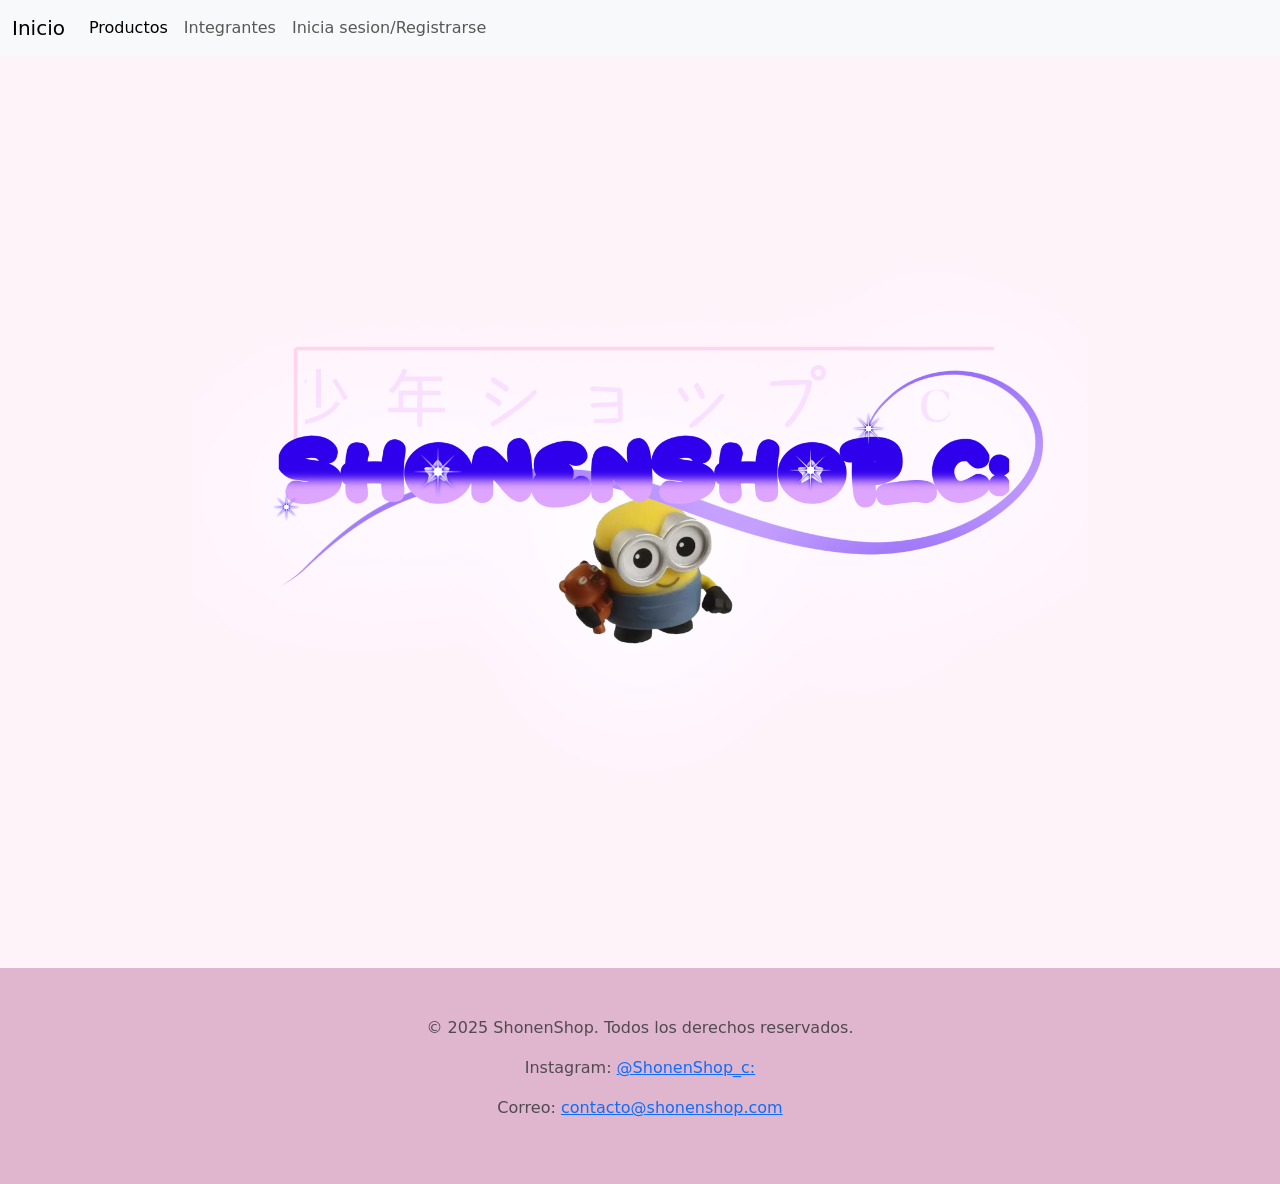
<file: index.html>
<!DOCTYPE html>
<html lang="en">
<head>
    <meta charset="UTF-8">
    <meta name="viewport" content="width=device-width, initial-scale=1.0">
    <link href="https://cdn.jsdelivr.net/npm/bootstrap@5.3.8/dist/css/bootstrap.min.css" rel="stylesheet" integrity="sha384-sRIl4kxILFvY47J16cr9ZwB07vP4J8+LH7qKQnuqkuIAvNWLzeN8tE5YBujZqJLB" crossorigin="anonymous">
    <link rel="stylesheet" href="./css/index.css">
    <title>Inicio</title>
</head>
<body>

 <nav class="navbar navbar-expand-lg navbar-light bg-light">
  <div class="container-fluid">
    <a class="navbar-brand" href="./index.html">Inicio</a>
    <button class="navbar-toggler" type="button" data-bs-toggle="collapse" data-bs-target="#navbarNavAltMarkup" aria-controls="navbarNavAltMarkup" aria-expanded="false" aria-label="Toggle navigation">
      <span class="navbar-toggler-icon"></span>
    </button>
    <div class="collapse navbar-collapse" id="navbarNavAltMarkup">
      <div class="navbar-nav">
        <a class="nav-link active" aria-current="page" href="./pages/productos.html">Productos</a>
        <a class="nav-link" href="./pages/integrantes.html">Integrantes</a>
        <a class="nav-link" href="./pages/iniciodesesion.html">Inicia sesion/Registrarse</a>
      </div>
    </div>
  </div>
</nav>

  
</nav>
 
<section>
  <h2>
  <figure>
    <img  src="./assets/imagen/shonenshop.png" alt="" class="center" style="display: block; margin-left: auto; margin-right: auto; width: 70%;">
    <figcaption>

    </figcaption>
  </figure>
 </h2>
</section>


<script src="https://cdn.jsdelivr.net/npm/bootstrap@5.3.8/dist/js/bootstrap.bundle.min.js" integrity="sha384-FKyoEForCGlyvwx9Hj09JcYn3nv7wiPVlz7YYwJrWVcXK/BmnVDxM+D2scQbITxI" crossorigin="anonymous"></script>

<footer class="text-body-secondary py-5" style="background-color:rgb(223, 182, 206);">
    <div class="container text-center">
        <p>&copy; 2025 ShonenShop. Todos los derechos reservados.</p>
        <p>Instagram: <a href="https://www.instagram.com/sh0nen.shop_?igsh=cjl3eXBxeDAydjdy" target="_blank">@ShonenShop_c:</a></p>
        <p>Correo: <a href="mailto:hitohitotada134@gmail.com">contacto@shonenshop.com</a></p>
</footer>
</body>
</html>
</file>
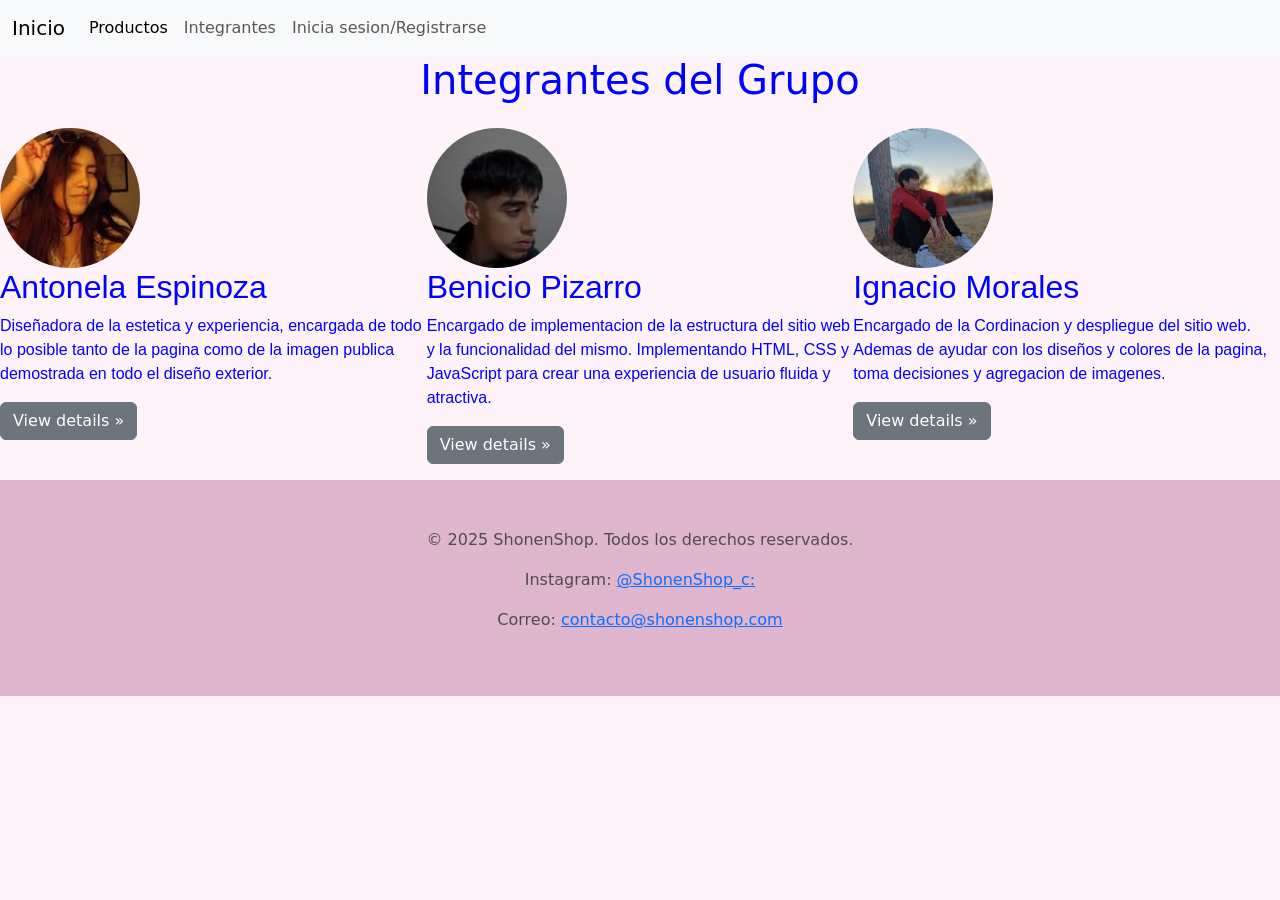
<file: pages/integrantes.html>
<!DOCTYPE html>
<html lang="en">

<head>
    <meta charset="UTF-8">
    <meta name="viewport" content="width=device-width, initial-scale=1.0">
    <link href="https://cdn.jsdelivr.net/npm/bootstrap@5.0.2/dist/css/bootstrap.min.css" rel="stylesheet"
        integrity="sha384-EVSTQN3/azprG1Anm3QDgpJLIm9Nao0Yz1ztcQTwFspd3yD65VohhpuuCOmLASjC" crossorigin="anonymous">
    <link rel="stylesheet" href="../css/integrantes.css">    
    <title>Document</title>
</head>

<body style="color: blue;">
    <nav class="navbar navbar-expand-lg navbar-light bg-light">
        <div class="container-fluid">
            <a class="navbar-brand" href="../index.html">Inicio</a>
            <button class="navbar-toggler" type="button" data-bs-toggle="collapse" data-bs-target="#navbarNavAltMarkup"
                aria-controls="navbarNavAltMarkup" aria-expanded="false" aria-label="Toggle navigation">
                <span class="navbar-toggler-icon"></span>
            </button>
            <div class="collapse navbar-collapse" id="navbarNavAltMarkup">
                <div class="navbar-nav">
                    <a class="nav-link active" aria-current="page" href="./productos.html">Productos</a>
                    <a class="nav-link" href="./integrantes.html">Integrantes</a>
                    <a class="nav-link" href="./iniciodesesion.html">Inicia sesion/Registrarse</a>
                </div>
            </div>
        </div>
    </nav>
    <h1 class="text-center"> Integrantes del Grupo</h1>
    <div class="d-flex justify-content-around mt-4">
        <div class="col-lg-4"> <img height="140" width="140" class="bd-placeholder-img rounded-circle" src="../assets/imagen/tortuu.jpg"/>
            <h2 class="fw-normal" style="font-family: 'Gill Sans', 'Gill Sans MT', Calibri, 'Trebuchet MS', sans-serif;">Antonela Espinoza</h2>
            <p class="text-align" style="font-family: Verdana, Geneva, Tahoma, sans-serif;">Diseñadora de la estetica y experiencia, encargada 
                de todo lo posible tanto  de la pagina como de la imagen
                publica demostrada en todo el diseño exterior.</p>
            <p><a class="btn btn-secondary" href="#">View details »</a></p>
        </div>

        <div class="col-lg-4"> <img height="140" width="140" class="bd-placeholder-img rounded-circle" src="../assets/imagen/beniciopapu.png" />
            <h2 class="fw-normal" style="font-family: 'Gill Sans', 'Gill Sans MT', Calibri, 'Trebuchet MS', sans-serif;">Benicio Pizarro</h2>
            <p class="text-align" style="font-family: Verdana, Geneva, Tahoma, sans-serif;">Encargado de implementacion de la estructura del sitio web y la funcionalidad del mismo. 
                Implementando HTML, CSS y JavaScript para crear una experiencia de usuario fluida y atractiva.</p>
            <p><a class="btn btn-secondary" href="#">View details »</a></p>
        </div>

        <div class="col-lg-4"> <img height="140" width="140" class="bd-placeholder-img rounded-circle" src="../assets/imagen/nachoo.jpg" />
            <h2 class="fw-normal" style="font-family: 'Gill Sans', 'Gill Sans MT', Calibri, 'Trebuchet MS', sans-serif;">Ignacio Morales</h2>
            <p style="font-family: Verdana, Geneva, Tahoma, sans-serif;"> Encargado de la Cordinacion y despliegue del sitio web. Ademas de ayudar con los diseños 
                y colores de la pagina, toma decisiones y agregacion de imagenes.</p>
            <p><a class="btn btn-secondary" href="#">View details »</a></p>
        </div>
    </div>
    <script src="https://cdn.jsdelivr.net/npm/bootstrap@5.3.8/dist/js/bootstrap.bundle.min.js"
        integrity="sha384-FKyoEForCGlyvwx9Hj09JcYn3nv7wiPVlz7YYwJrWVcXK/BmnVDxM+D2scQbITxI"
        crossorigin="anonymous"></script>
     
     <footer class="text-body-secondary py-5" style="background-color:rgb(223, 182, 206);">
    <div class="container text-center">
        <p>&copy; 2025 ShonenShop. Todos los derechos reservados.</p>
        <p>Instagram: <a href="https://www.instagram.com/sh0nen.shop_?igsh=cjl3eXBxeDAydjdy" target="_blank">@ShonenShop_c:</a></p>
        <p>Correo: <a href="mailto:hitohitotada134@gmail.com">contacto@shonenshop.com</a></p>
</footer> 

</body>

</html>
</file>
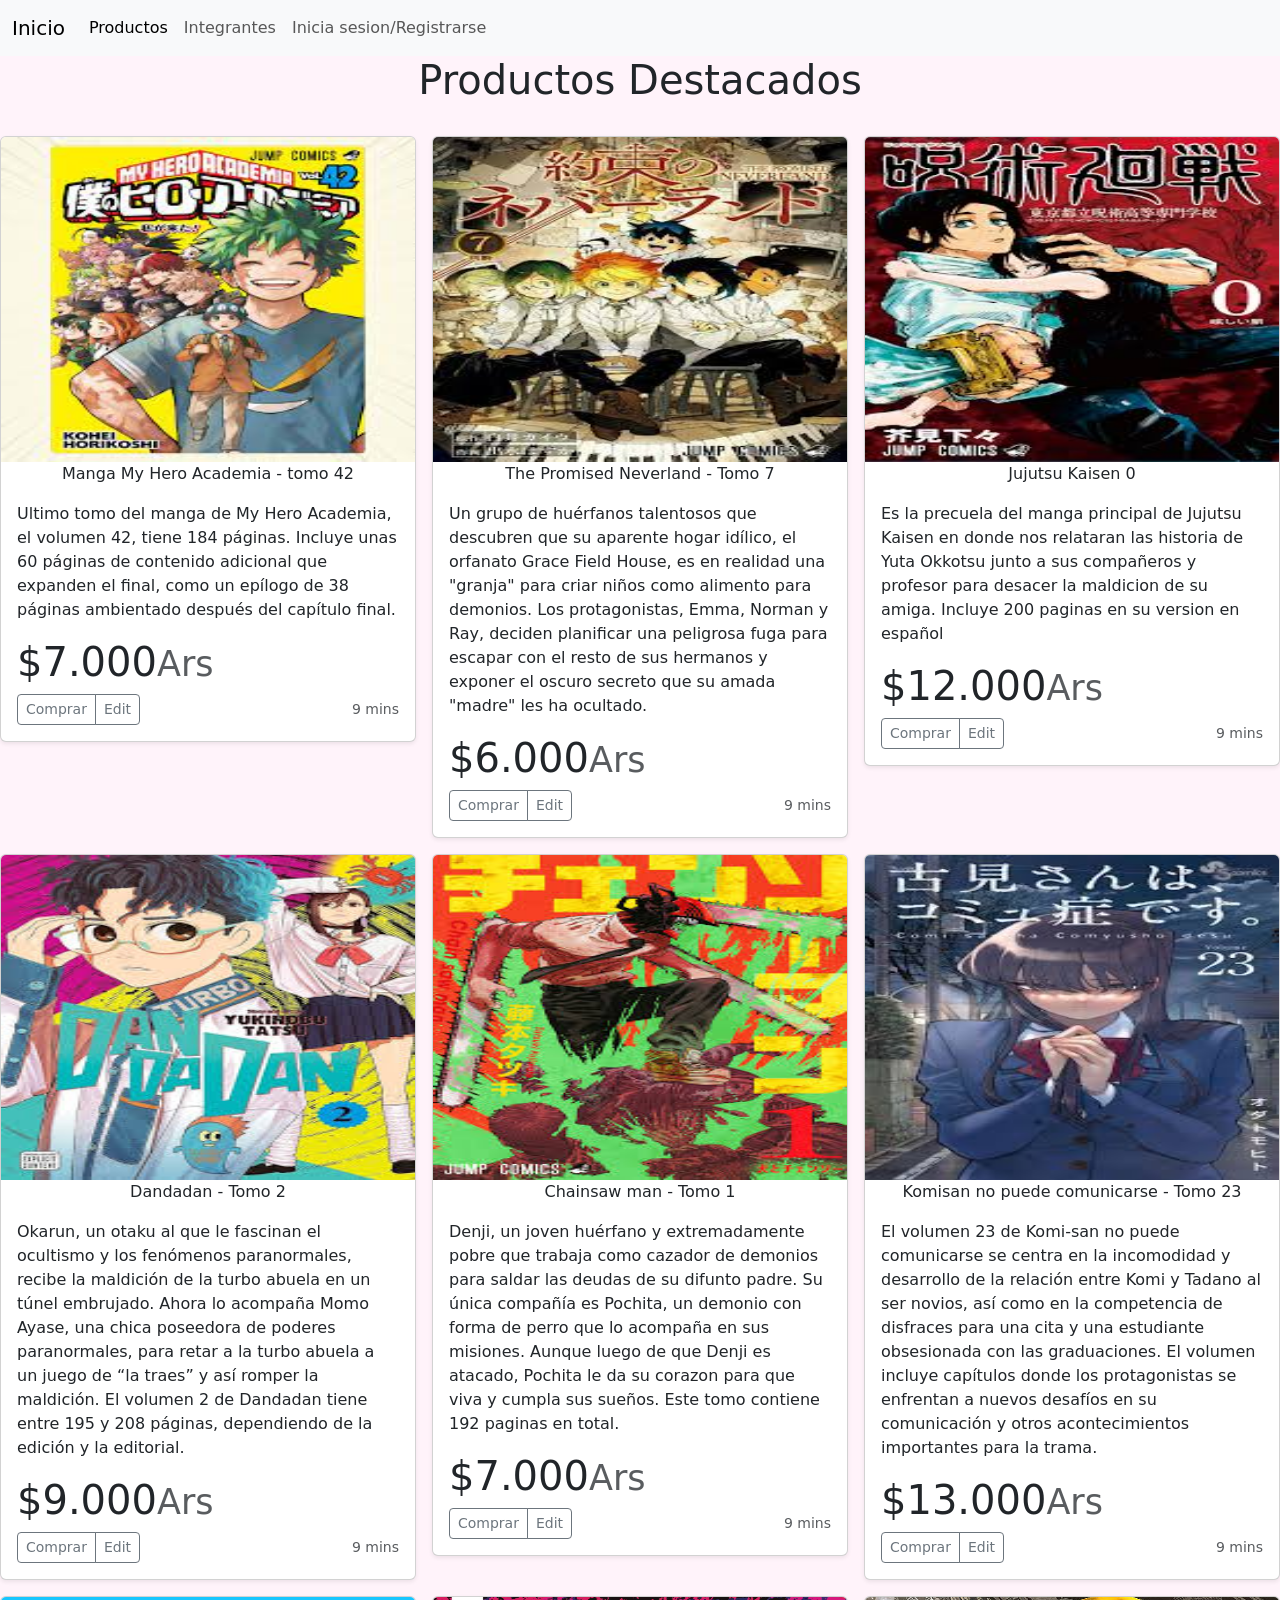
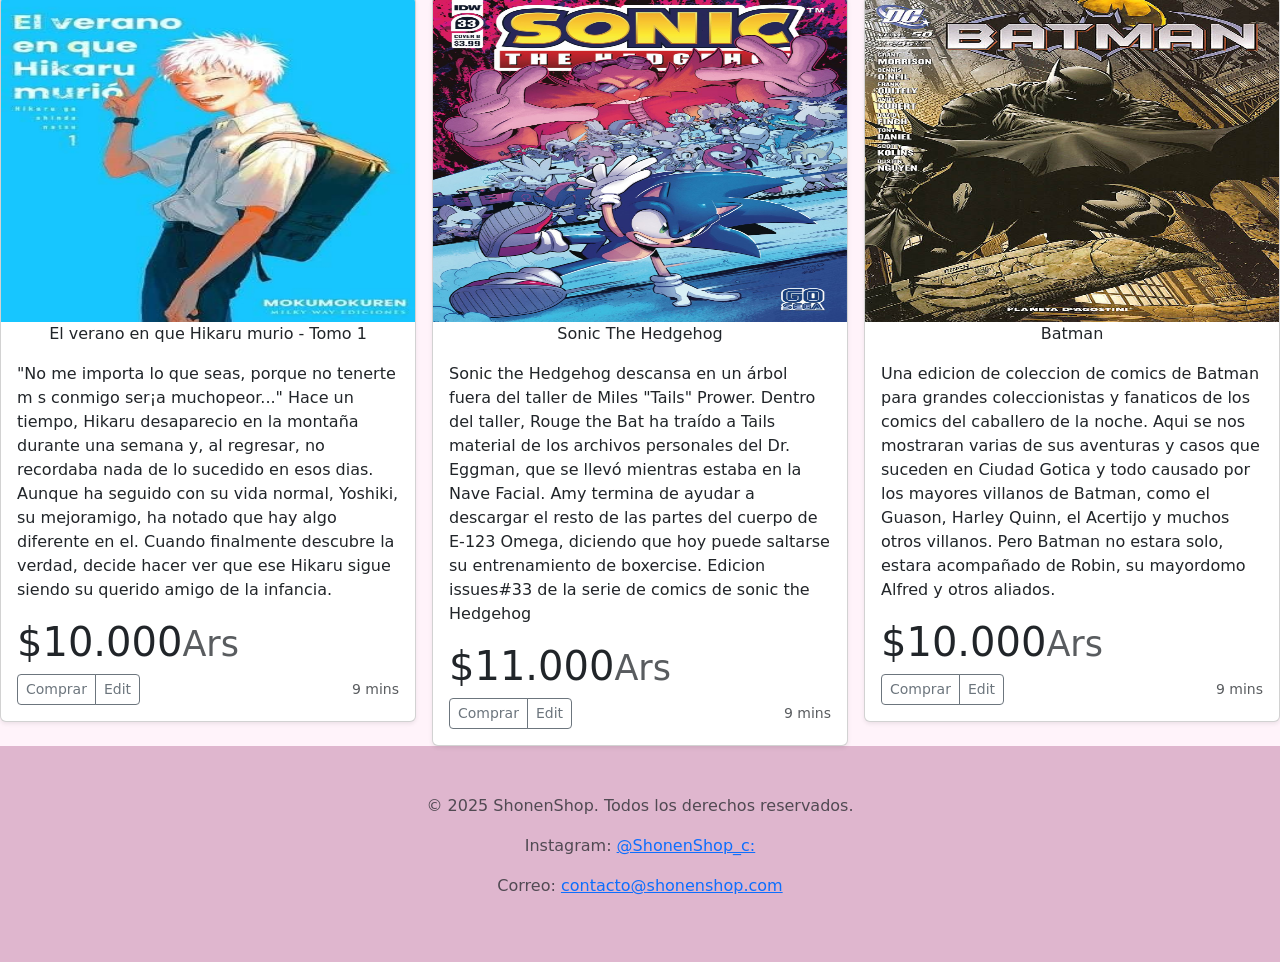
<file: pages/productos.html>
<!DOCTYPE html>
<html lang="en">
<head>
    <meta charset="UTF-8">
    <meta name="viewport" content="width=device-width, initial-scale=1.0">
    <link href="https://cdn.jsdelivr.net/npm/bootstrap@5.3.8/dist/css/bootstrap.min.css" rel="stylesheet" integrity="sha384-sRIl4kxILFvY47J16cr9ZwB07vP4J8+LH7qKQnuqkuIAvNWLzeN8tE5YBujZqJLB" crossorigin="anonymous">
    <link rel="stylesheet" href="../css/productos.css">
    <title>Document</title>
</head>
<body>
   <nav class="navbar navbar-expand-lg navbar-light bg-light">
  <div class="container-fluid">
    <a class="navbar-brand" href="../index.html">Inicio</a>
    <button class="navbar-toggler" type="button" data-bs-toggle="collapse" data-bs-target="#navbarNavAltMarkup" aria-controls="navbarNavAltMarkup" aria-expanded="false" aria-label="Toggle navigation">
      <span class="navbar-toggler-icon"></span>
    </button>
    <div class="collapse navbar-collapse" id="navbarNavAltMarkup">
      <div class="navbar-nav">
        <a class="nav-link active" aria-current="page" href="./productos.html">Productos</a>
        <a class="nav-link" href="./integrantes.html">Integrantes</a>
        <a class="nav-link" href="./iniciodesesion.html">Inicia sesion/Registrarse</a>
      </div>
    </div>
  </div>
</nav>

     <h1 class="text-center">
      Productos Destacados
     </h1>
     <br>

 <div class="row row-cols-1 row-cols-sm-2 row-cols-md-3 g-3"> <div class="col"> <div class="card shadow-sm"> <img class="bd-placeholder-img card-img-top" height="325" preserveAspectRatio="xMidYMid slice" role="img" width="125%" src="../assets/imagen/images_manga_42.jpeg"><title>Placeholder</title><rect width="100%" height="100%" fill="#55595c"></rect><text x="50%" y="50%" fill="#eceeef" dy=".3em"  style="text-align: center;">Manga My Hero Academia - tomo 42</text></svg> <div class="card-body"> <p class="card-text">Ultimo tomo del manga de My Hero Academia, el volumen 42, tiene 184 páginas. Incluye unas 60 páginas de contenido adicional que expanden el final, como un epílogo de 38 páginas ambientado después del capítulo final. </p> <h1 class="card-title pricing-card-title">$7.000<small class="text-body-secondary fw-light">Ars</small></h1> <div class="d-flex justify-content-between align-items-center"> <div class="btn-group"> <button type="button" class="btn btn-sm btn-outline-secondary">Comprar</button> <button type="button" class="btn btn-sm btn-outline-secondary">Edit</button> </div> <small class="text-body-secondary">9 mins</small> </div> </div> </div> </div> 
 <div class="col"> <div class="card shadow-sm"> <img class="bd-placeholder-img card-img-top" height="325" preserveAspectRatio="xMidYMid slice" role="img" width="100%" src="../assets/imagen/images_manga_the_promesis.jpeg"><title>Placeholder</title><rect width="100%" height="100%" fill="#55595c"></rect><text x="50%" y="50%" fill="#eceeef" dy=".3em" style="text-align: center;">The Promised Neverland - Tomo 7</text></svg> <div class="card-body"> <p class="card-text"> Un grupo de huérfanos talentosos que descubren que su aparente hogar idílico, el orfanato Grace Field House, es en realidad una "granja" para criar niños como alimento para demonios. Los protagonistas, Emma, Norman y Ray, deciden planificar una peligrosa fuga para escapar con el resto de sus hermanos y exponer el oscuro secreto que su amada "madre" les ha ocultado. </p> <h1 class="card-title pricing-card-title">$6.000<small class="text-body-secondary fw-light">Ars</small></h1> <div class="d-flex justify-content-between align-items-center"> <div class="btn-group"> <button type="button" class="btn btn-sm btn-outline-secondary">Comprar</button> <button type="button" class="btn btn-sm btn-outline-secondary">Edit</button> </div> <small class="text-body-secondary">9 mins</small> </div> </div> </div> </div> 
 <div class="col"> <div class="card shadow-sm"> <img class="bd-placeholder-img card-img-top" height="325" preserveAspectRatio="xMidYMid slice" role="img" width="100%" src="../assets/imagen/images_manga_jjk.jpeg"><title>Placeholder</title><rect width="100%" height="100%" fill="#55595c"></rect><text x="50%" y="50%" fill="#eceeef" dy=".3em" style="text-align: center;">Jujutsu Kaisen 0</text></svg> <div class="card-body"> <p class="card-text">Es la precuela del manga principal de Jujutsu Kaisen en donde nos relataran las historia de Yuta Okkotsu junto a sus compañeros y profesor para desacer la maldicion de su amiga. Incluye 200 paginas en su version en español</p> <h1 class="card-title pricing-card-title">$12.000<small class="text-body-secondary fw-light">Ars</small></h1> <div class="d-flex justify-content-between align-items-center"> <div class="btn-group"> <button type="button" class="btn btn-sm btn-outline-secondary">Comprar</button> <button type="button" class="btn btn-sm btn-outline-secondary">Edit</button> </div> <small class="text-body-secondary">9 mins</small> </div> </div> </div> </div> 
 <div class="col"> <div class="card shadow-sm"> <img class="bd-placeholder-img card-img-top" height="325" preserveAspectRatio="xMidYMid slice" role="img" width="100%" src="../assets/imagen/images_manga_dan_da_dan.jpeg"><title>Placeholder</title><rect width="100%" height="100%" fill="#55595c"></rect><text x="50%" y="50%" fill="#eceeef" dy=".3em" style="text-align: center;">Dandadan - Tomo 2</text></svg> <div class="card-body"> <p class="card-text"> Okarun, un otaku al que le fascinan el ocultismo y los fenómenos paranormales, recibe la maldición de la turbo abuela en un túnel embrujado. Ahora lo acompaña Momo Ayase, una chica poseedora de poderes paranormales, para retar a la turbo abuela a un juego de “la traes” y así romper la maldición. El volumen 2 de Dandadan tiene entre 195 y 208 páginas, dependiendo de la edición y la editorial.</p> <h1 class="card-title pricing-card-title">$9.000<small class="text-body-secondary fw-light">Ars</small></h1> <div class="d-flex justify-content-between align-items-center"> <div class="btn-group"> <button type="button" class="btn btn-sm btn-outline-secondary">Comprar</button> <button type="button" class="btn btn-sm btn-outline-secondary">Edit</button> </div> <small class="text-body-secondary">9 mins</small> </div> </div> </div> </div> 
 <div class="col"> <div class="card shadow-sm"> <img class="bd-placeholder-img card-img-top" height="325" preserveAspectRatio="xMidYMid slice" role="img" width="100%" src="../assets/imagen/manga_chainsaw_man.jpeg"><title>Placeholder</title><rect width="100%" height="100%" fill="#55595c"></rect><text x="50%" y="50%" fill="#eceeef" dy=".3em" style="text-align: center;">Chainsaw man - Tomo 1</text></svg> <div class="card-body"> <p class="card-text"> Denji, un joven huérfano y extremadamente pobre que trabaja como cazador de demonios para saldar las deudas de su difunto padre. Su única compañía es Pochita, un demonio con forma de perro que lo acompaña en sus misiones. Aunque luego de que Denji es atacado, Pochita le da su corazon para que viva y cumpla sus sueños. Este tomo contiene 192 paginas en total.</p>  <h1 class="card-title pricing-card-title">$7.000<small class="text-body-secondary fw-light">Ars</small></h1> <div class="d-flex justify-content-between align-items-center"> <div class="btn-group"> <button type="button" class="btn btn-sm btn-outline-secondary">Comprar</button>  <button type="button" class="btn btn-sm btn-outline-secondary">Edit</button> </div> <small class="text-body-secondary">9 mins</small> </div> </div> </div> </div> 
 <div class="col"> <div class="card shadow-sm"> <img class="bd-placeholder-img card-img-top" height="325" preserveAspectRatio="xMidYMid slice" role="img" width="100%" src="../assets/imagen/images_komisan.jpeg"><title>Placeholder</title><rect width="100%" height="100%" fill="#55595c"></rect><text x="50%" y="50%" fill="#eceeef" dy=".3em" style="text-align: center;">Komisan no puede comunicarse - Tomo 23</text></svg> <div class="card-body"> <p class="card-text">El volumen 23 de Komi-san no puede comunicarse se centra en la incomodidad y desarrollo de la relación entre Komi y Tadano al ser novios, así como en la competencia de disfraces para una cita y una estudiante obsesionada con las graduaciones. El volumen incluye capítulos donde los protagonistas se enfrentan a nuevos desafíos en su comunicación y otros acontecimientos importantes para la trama. </p> <h1 class="card-title pricing-card-title">$13.000<small class="text-body-secondary fw-light">Ars</small></h1> <div class="d-flex justify-content-between align-items-center"> <div class="btn-group"> <button type="button" class="btn btn-sm btn-outline-secondary">Comprar</button> <button type="button" class="btn btn-sm btn-outline-secondary">Edit</button> </div> <small class="text-body-secondary">9 mins</small> </div> </div> </div> </div> 
 <div class="col"> <div class="card shadow-sm"> <img class="bd-placeholder-img card-img-top" height="325" preserveAspectRatio="xMidYMid slice" role="img" width="100%" src="../assets/imagen/el-verano-en-que-hikaru-muri_.jpg"><title>Placeholder</title><rect width="100%" height="100%" fill="#55595c"></rect><text x="50%" y="50%" fill="#eceeef" dy=".3em" style="text-align: center;">El verano en que Hikaru murio - Tomo 1</text></svg> <div class="card-body"> <p class="card-text"> "No me importa lo que seas, porque no tenerte m s conmigo ser¡a muchopeor..." Hace un tiempo, Hikaru desaparecio en la montaña durante una semana y, al regresar, no recordaba nada de lo sucedido en esos dias. Aunque ha seguido con su vida normal, Yoshiki, su mejoramigo, ha notado que hay algo diferente en el. Cuando finalmente descubre la verdad, decide hacer ver que ese Hikaru sigue siendo su querido amigo de la infancia.</p> <h1 class="card-title pricing-card-title">$10.000<small class="text-body-secondary fw-light">Ars</small></h1> <div class="d-flex justify-content-between align-items-center"> <div class="btn-group"> <button type="button" class="btn btn-sm btn-outline-secondary">Comprar</button> <button type="button" class="btn btn-sm btn-outline-secondary">Edit</button> </div> <small class="text-body-secondary">9 mins</small> </div> </div> </div> </div> 
 <div class="col"> <div class="card shadow-sm"> <img class="bd-placeholder-img card-img-top" height="325" preserveAspectRatio="xMidYMid slice" role="img" width="100%" src="../assets/imagen/OA57VNV.jpeg"><title>Placeholder</title><rect width="100%" height="100%" fill="#55595c"></rect><text x="50%" y="50%" fill="#eceeef" dy=".3em" style="text-align: center;"> Sonic The Hedgehog</text></svg> <div class="card-body"> <p class="card-text">Sonic the Hedgehog descansa en un árbol fuera del taller de Miles "Tails" Prower. Dentro del taller, Rouge the Bat ha traído a Tails material de los archivos personales del Dr. Eggman, que se llevó mientras estaba en la Nave Facial. Amy termina de ayudar a descargar el resto de las partes del cuerpo de E-123 Omega, diciendo que hoy puede saltarse su entrenamiento de boxercise.  Edicion issues#33 de la serie de comics de sonic the Hedgehog</p> <h1 class="card-title pricing-card-title">$11.000<small class="text-body-secondary fw-light">Ars</small></h1> <div class="d-flex justify-content-between align-items-center"> <div class="btn-group"> <button type="button" class="btn btn-sm btn-outline-secondary">Comprar</button> <button type="button" class="btn btn-sm btn-outline-secondary">Edit</button> </div> <small class="text-body-secondary">9 mins</small> </div> </div> </div> </div> 
 <div class="col"> <div class="card shadow-sm"> <img class="bd-placeholder-img card-img-top" height="325" preserveAspectRatio="xMidYMid slice" role="img" width="100%" src="../assets/imagen/portada-batman-50-planeta-morrison.jpg"><title>Placeholder</title><rect width="100%" height="100%" fill="#55595c"></rect><text x="50%" y="50%" fill="#eceeef" dy=".3em" style="text-align: center;">Batman</text></svg> <div class="card-body"> <p class="card-text">Una edicion de coleccion de comics de Batman para grandes coleccionistas y fanaticos de los comics del caballero de la noche. Aqui se nos mostraran varias de sus aventuras y casos que suceden en Ciudad Gotica y todo causado por los mayores villanos de Batman, como el Guason, Harley Quinn, el Acertijo y muchos otros villanos. Pero Batman no estara solo, estara acompañado de Robin, su mayordomo Alfred y otros aliados.  </p> <h1 class="card-title pricing-card-title">$10.000<small class="text-body-secondary fw-light">Ars</small></h1> <div class="d-flex justify-content-between align-items-center"> <div class="btn-group"> <button type="button" class="btn btn-sm btn-outline-secondary">Comprar</button> <button type="button" class="btn btn-sm btn-outline-secondary">Edit</button> </div> <small class="text-body-secondary">9 mins</small> </div> </div> </div> </div> </div>

    <script src="https://cdn.jsdelivr.net/npm/bootstrap@5.3.8/dist/js/bootstrap.bundle.min.js" integrity="sha384-FKyoEForCGlyvwx9Hj09JcYn3nv7wiPVlz7YYwJrWVcXK/BmnVDxM+D2scQbITxI" crossorigin="anonymous"></script>
   

   
   <footer class="text-body-secondary py-5" style="background-color:rgb(223, 182, 206);">
    <div class="container text-center">
        <p>&copy; 2025 ShonenShop. Todos los derechos reservados.</p>
        <p>Instagram: <a href="https://www.instagram.com/sh0nen.shop_?igsh=cjl3eXBxeDAydjdy" target="_blank">@ShonenShop_c:</a></p>
        <p>Correo: <a href="mailto:hitohitotada134@gmail.com">contacto@shonenshop.com</a></p>
</footer> 
</body>
</html>
</file>
<file: css/index.css>
body{
    background-color: rgb(255, 243, 250);
}
</file>
<file: css/integrantes.css>
body{
    background-color: rgb(255, 243, 250);
}
</file>
<file: css/productos.css>
body{
    background-color: rgb(255, 243, 250);
}
</file>
